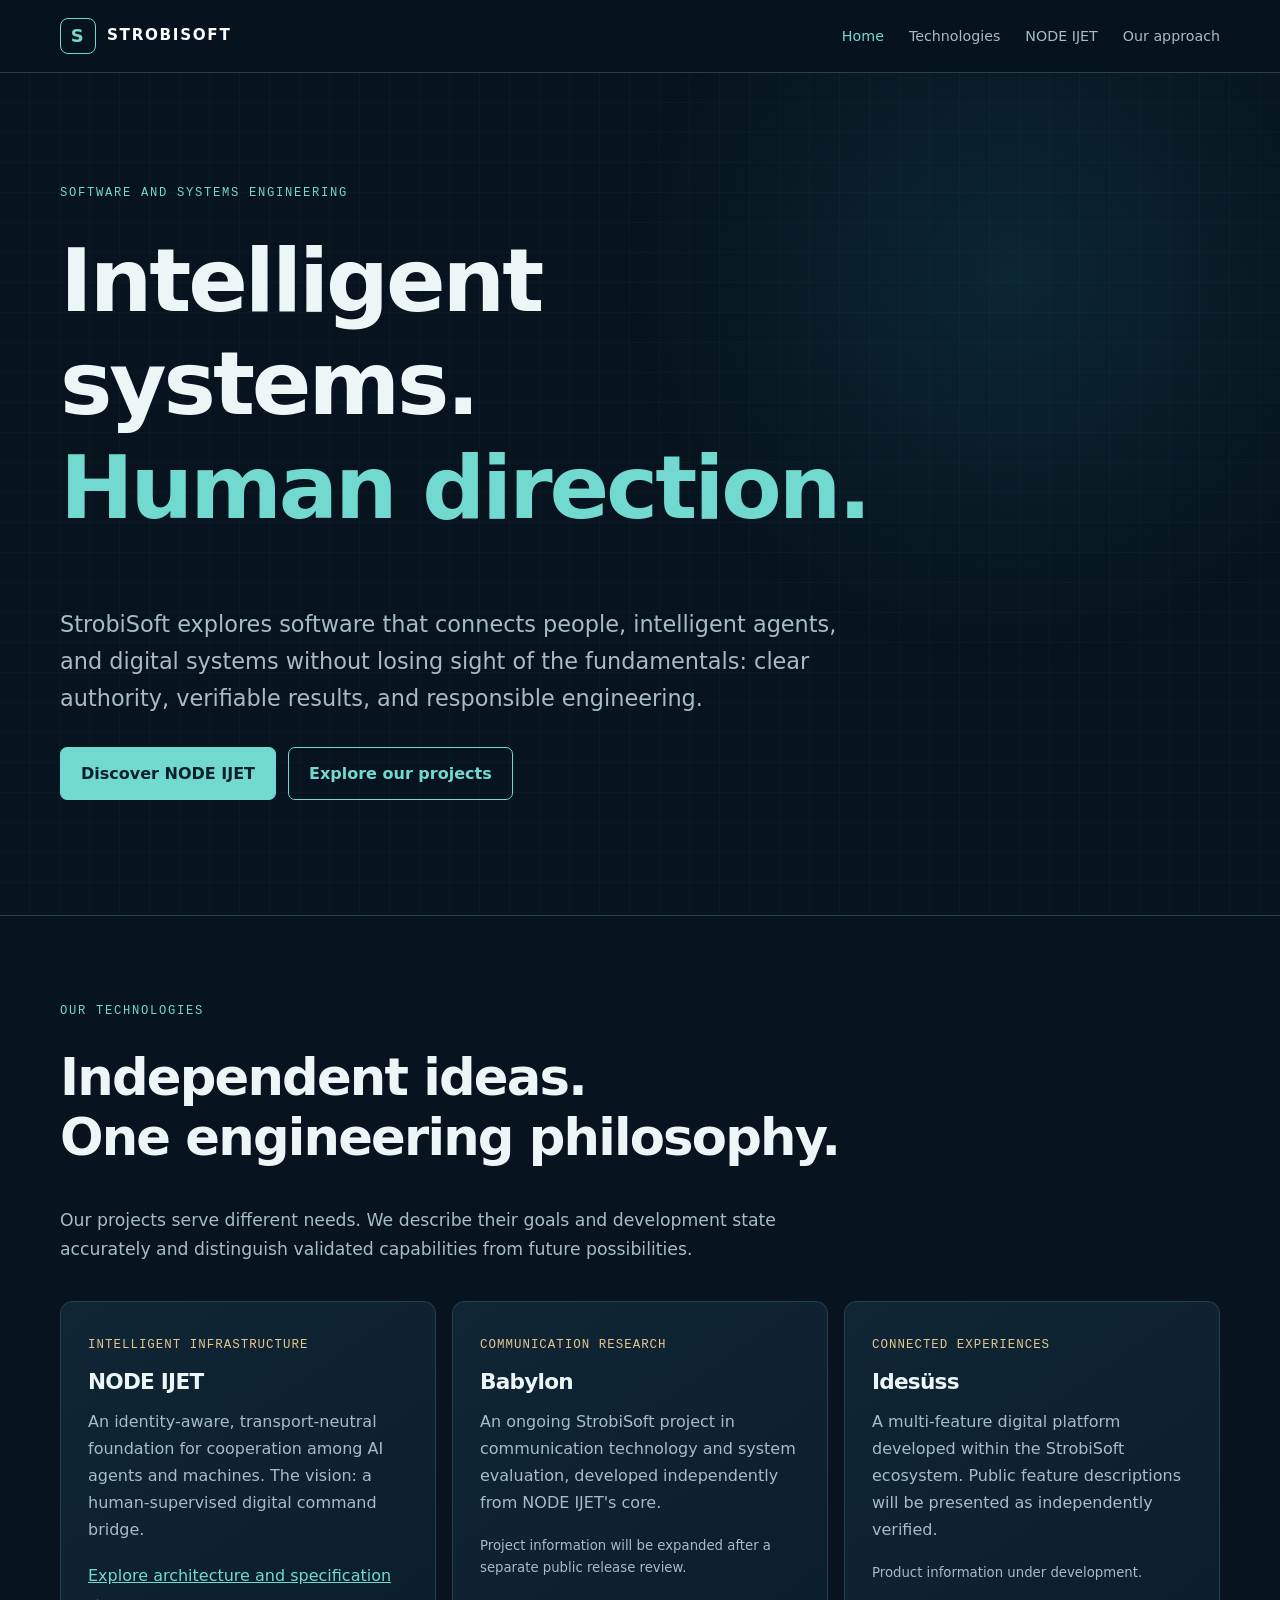
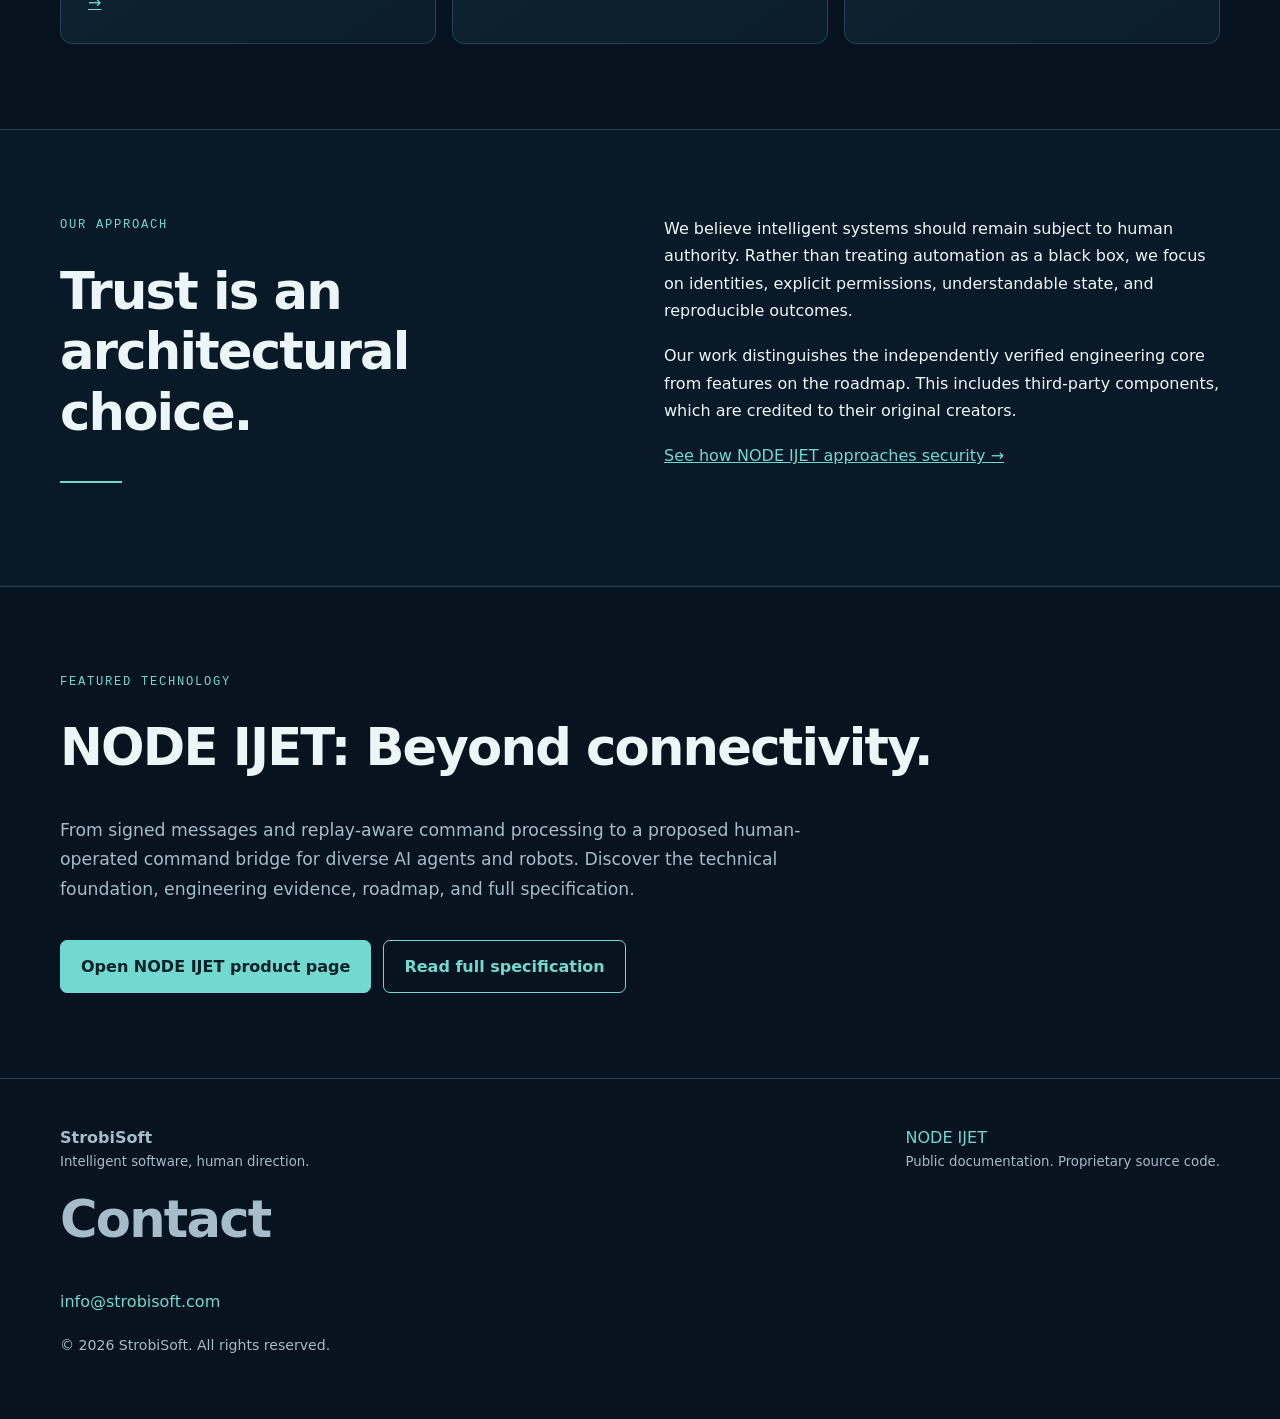
<file: index.html>
<!doctype html>
<html lang="en"><head><meta charset="UTF-8"><meta name="viewport" content="width=device-width, initial-scale=1"><title>StrobiSoft | Intelligent software, human direction</title><meta name="description" content="StrobiSoft develops technology for secure AI coordination, human-supervised automation, communication, and digital platforms. Explore NODE IJET and our projects."><meta name="theme-color" content="#07131e"><link rel="stylesheet" href="/site.css"></head><body>
<header class="masthead"><div class="wide"><a class="brand" href="/"><span class="mark">S</span> STROBISOFT</a><nav class="nav" aria-label="Main navigation"><a aria-current="page" href="/">Home</a><a href="#products">Technologies</a><a href="/node-ijet/">NODE IJET</a><a href="#approach">Our approach</a></nav></div></header>
<main><section class="hero"><div class="wide"><p class="kicker">Software and systems engineering</p><h1>Intelligent systems.<br><span class="accent">Human direction.</span></h1><p class="lede">StrobiSoft explores software that connects people, intelligent agents, and digital systems without losing sight of the fundamentals: clear authority, verifiable results, and responsible engineering.</p><div class="links"><a class="button" href="/node-ijet/">Discover NODE IJET</a><a class="button secondary" href="#products">Explore our projects</a></div></div></section>
<section class="section" id="products"><div class="wide"><p class="kicker">Our technologies</p><h2>Independent ideas.<br>One engineering philosophy.</h2><p class="intro">Our projects serve different needs. We describe their goals and development state accurately and distinguish validated capabilities from future possibilities.</p><div class="grid">
<article class="card"><span class="detail">Intelligent infrastructure</span><h3>NODE IJET</h3><p>An identity-aware, transport-neutral foundation for cooperation among AI agents and machines. The vision: a human-supervised digital command bridge.</p><a href="/node-ijet/">Explore architecture and specification &#8594;</a></article>
<article class="card"><span class="detail">Communication research</span><h3>Babylon</h3><p>An ongoing StrobiSoft project in communication technology and system evaluation, developed independently from NODE IJET's core.</p><p class="small">Project information will be expanded after a separate public release review.</p></article>
<article class="card"><span class="detail">Connected experiences</span><h3>Ides&#252;ss</h3><p>A multi-feature digital platform developed within the StrobiSoft ecosystem. Public feature descriptions will be presented as independently verified.</p><p class="small">Product information under development.</p></article>
</div></div></section>
<section class="section alt" id="approach"><div class="wide columns"><div><p class="kicker">Our approach</p><h2>Trust is an architectural choice.</h2><span class="mini-rule"></span></div><div><p>We believe intelligent systems should remain subject to human authority. Rather than treating automation as a black box, we focus on identities, explicit permissions, understandable state, and reproducible outcomes.</p><p>Our work distinguishes the independently verified engineering core from features on the roadmap. This includes third-party components, which are credited to their original creators.</p><a href="/node-ijet/#security">See how NODE IJET approaches security &#8594;</a></div></div></section>
<section class="section"><div class="wide"><p class="kicker">Featured technology</p><h2>NODE IJET: Beyond connectivity.</h2><p class="intro">From signed messages and replay-aware command processing to a proposed human-operated command bridge for diverse AI agents and robots. Discover the technical foundation, engineering evidence, roadmap, and full specification.</p><div class="links"><a class="button" href="/node-ijet/">Open NODE IJET product page</a><a class="button secondary" href="/node-ijet/#specification">Read full specification</a></div></div></section></main>
<footer class="footer"><div class="wide"><div><strong>StrobiSoft</strong><p class="small">Intelligent software, human direction.</p><section id="contact" aria-labelledby="contact-heading"><h2 id="contact-heading">Contact</h2><p><a href="mailto:info@strobisoft.com">info@strobisoft.com</a></p></section><p class="legal">&copy; 2026 StrobiSoft. All rights reserved.</p></div><div><a href="/node-ijet/">NODE IJET</a><p class="small">Public documentation. Proprietary source code.</p></div></div></footer>
</body></html>
</file>
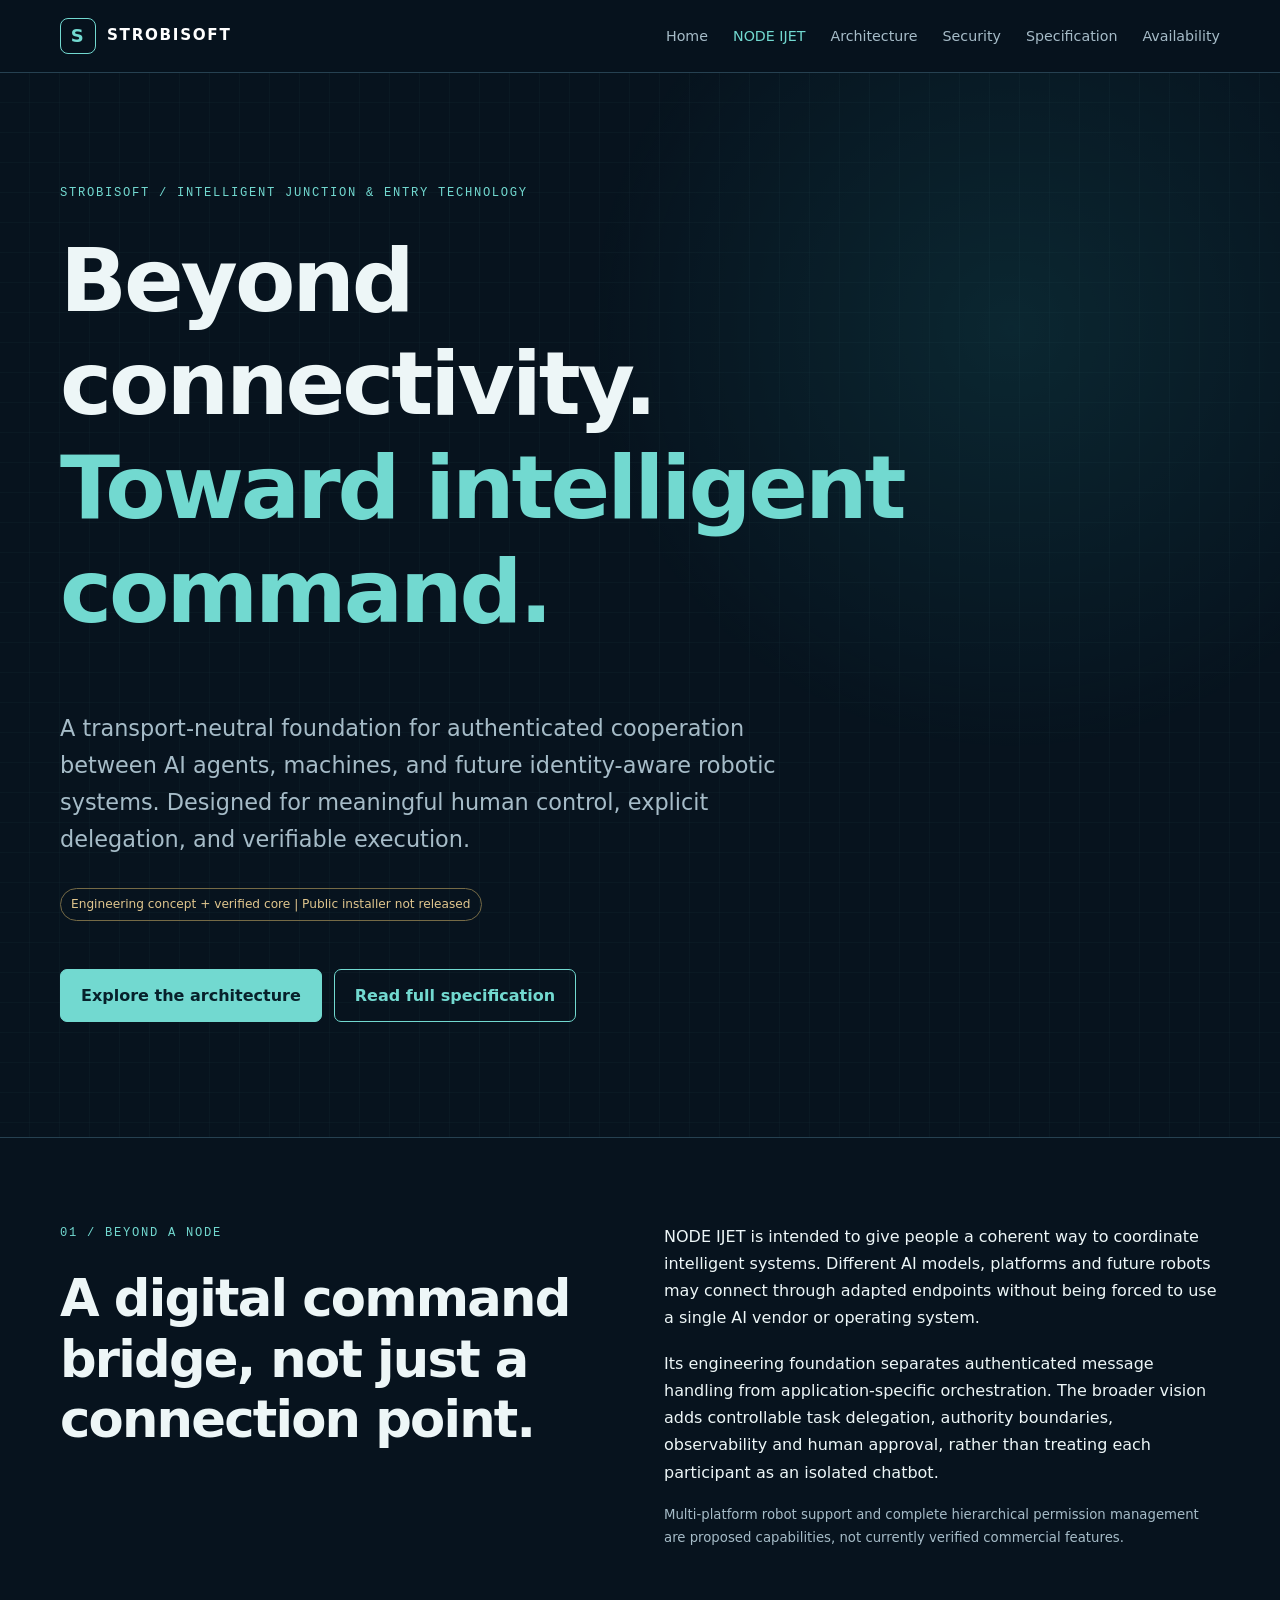
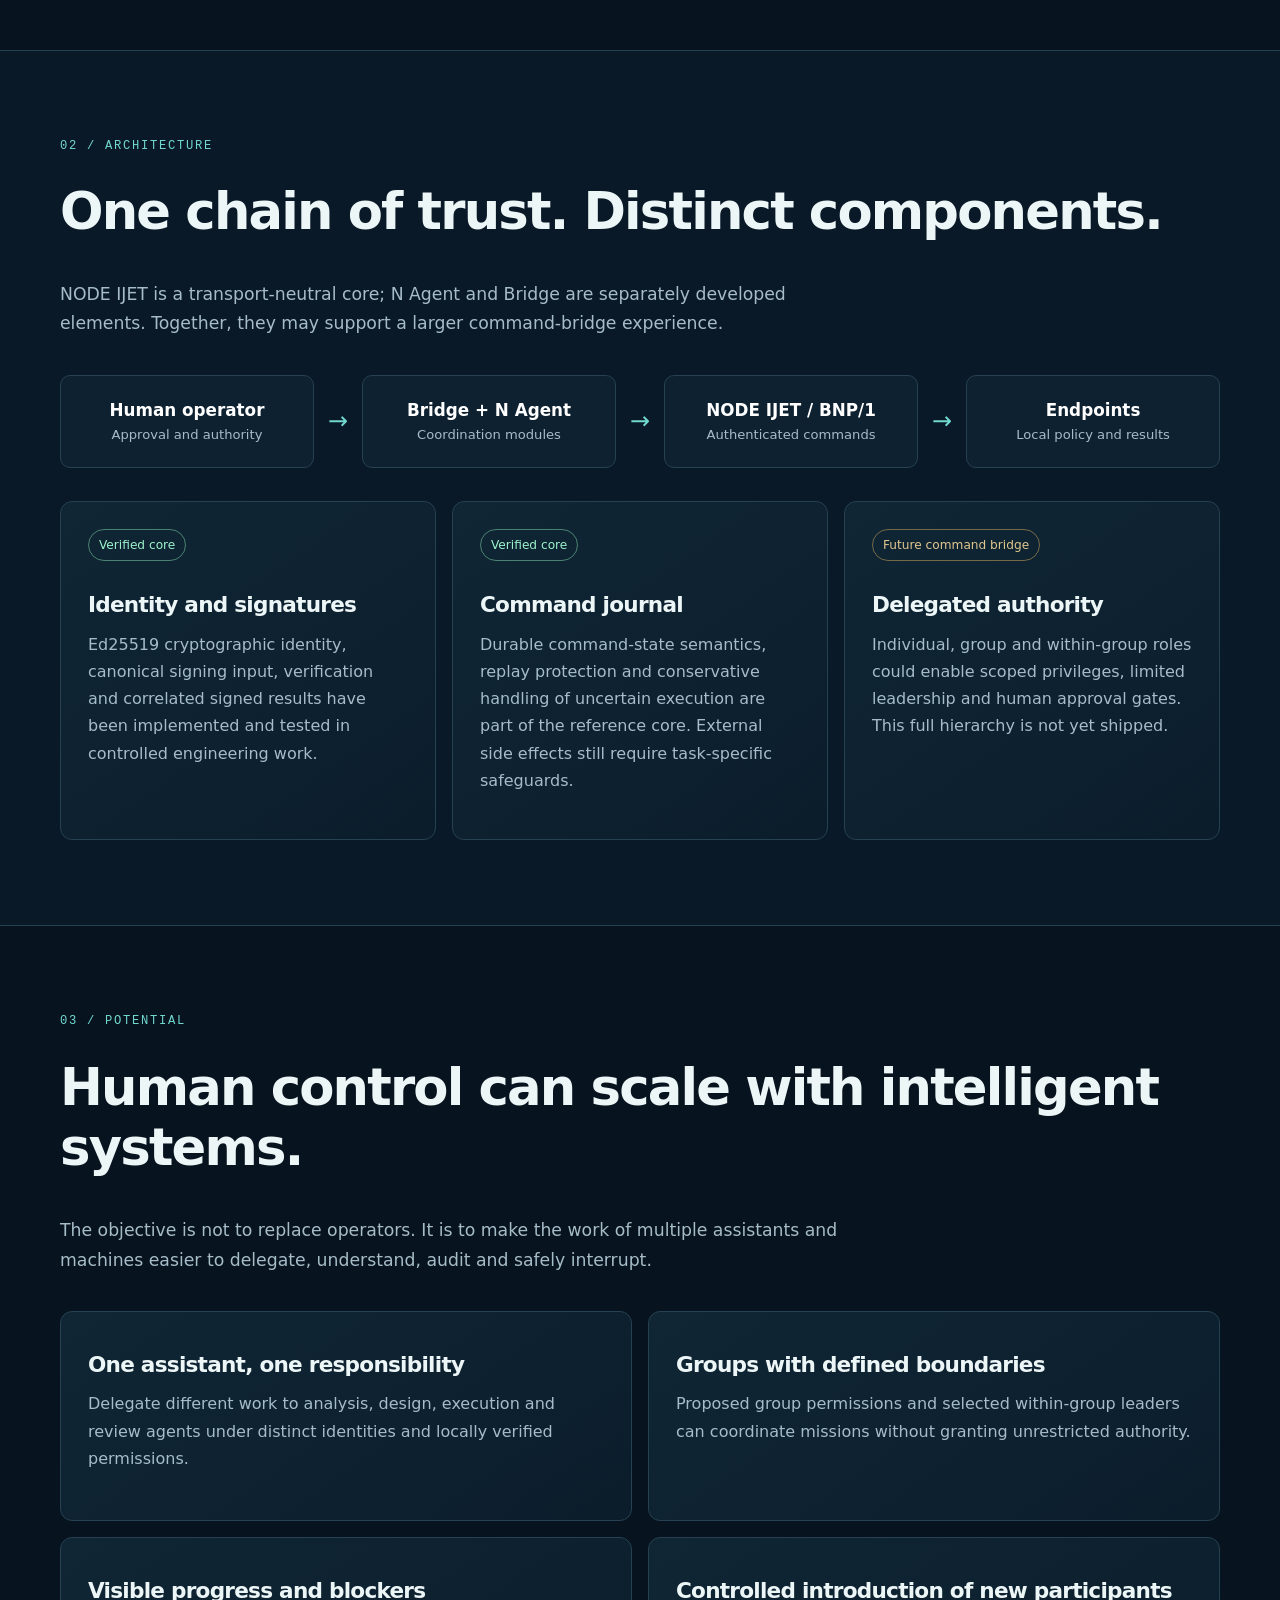
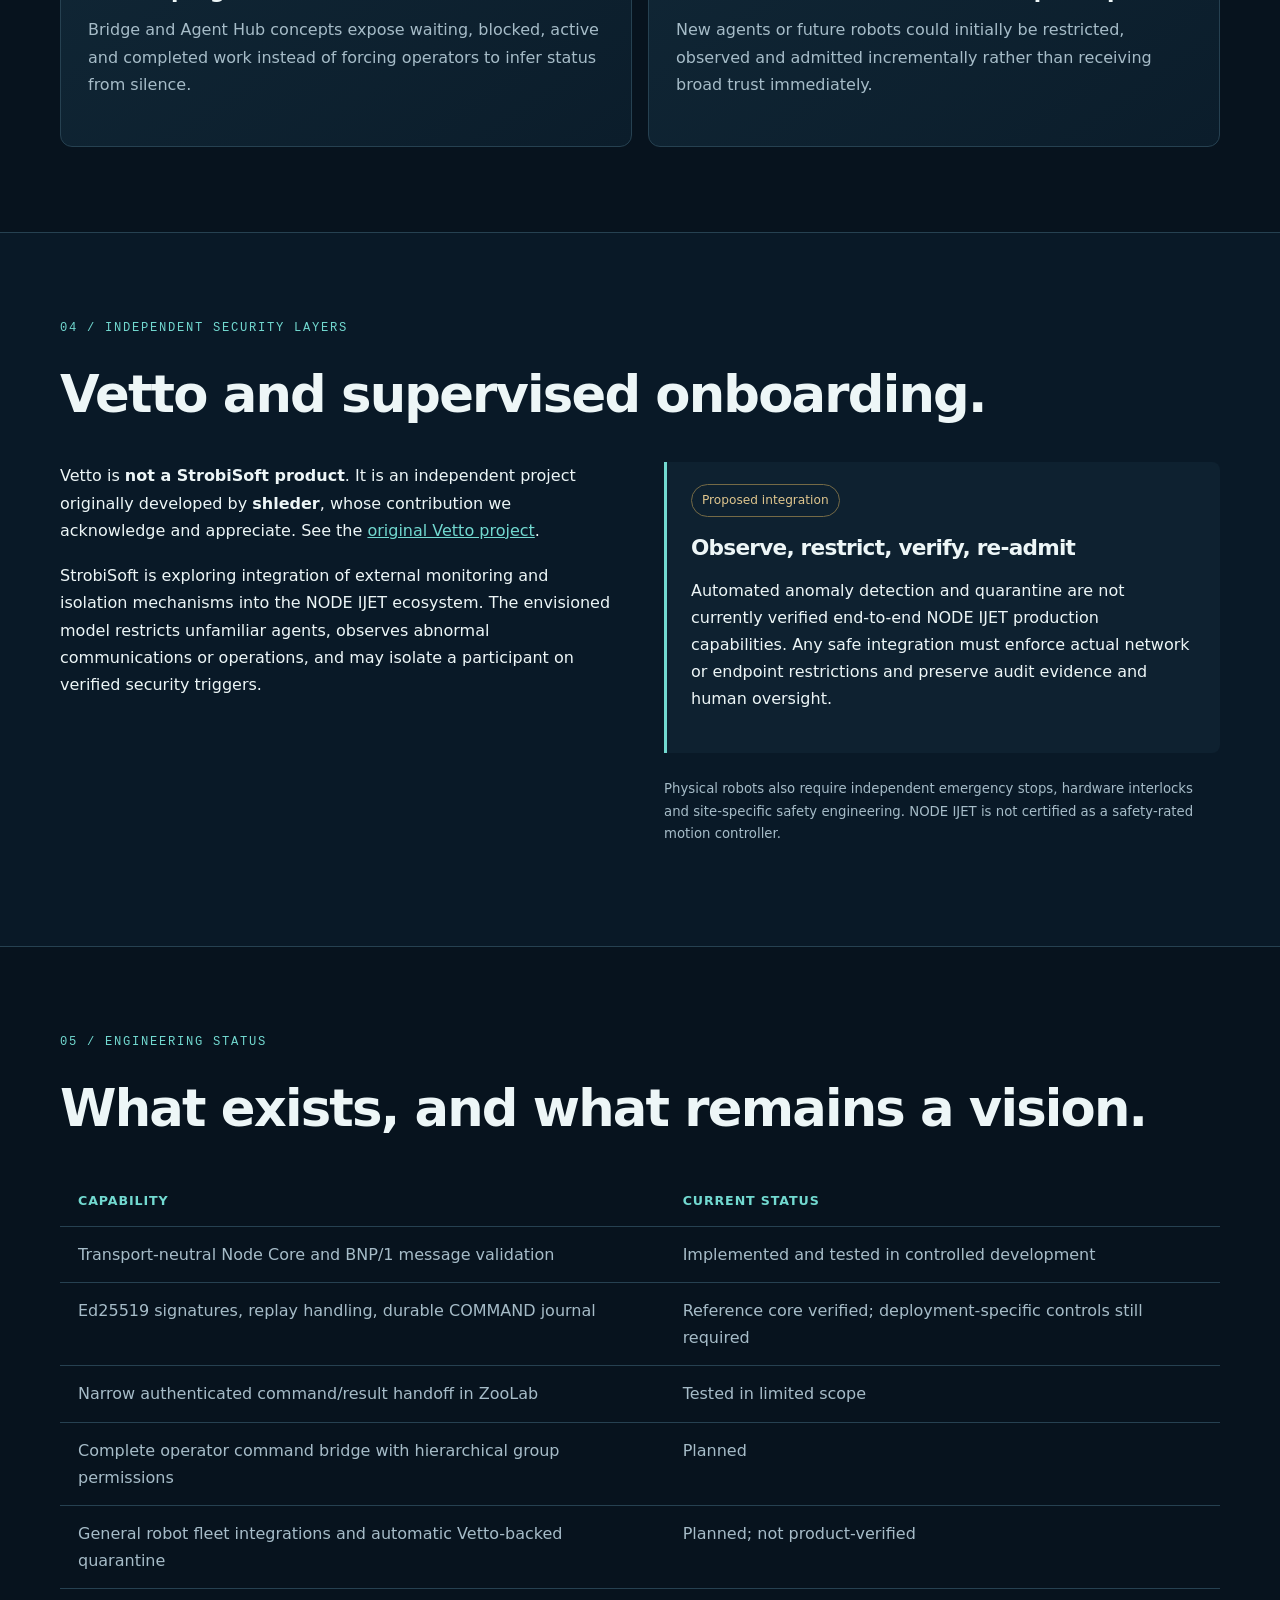
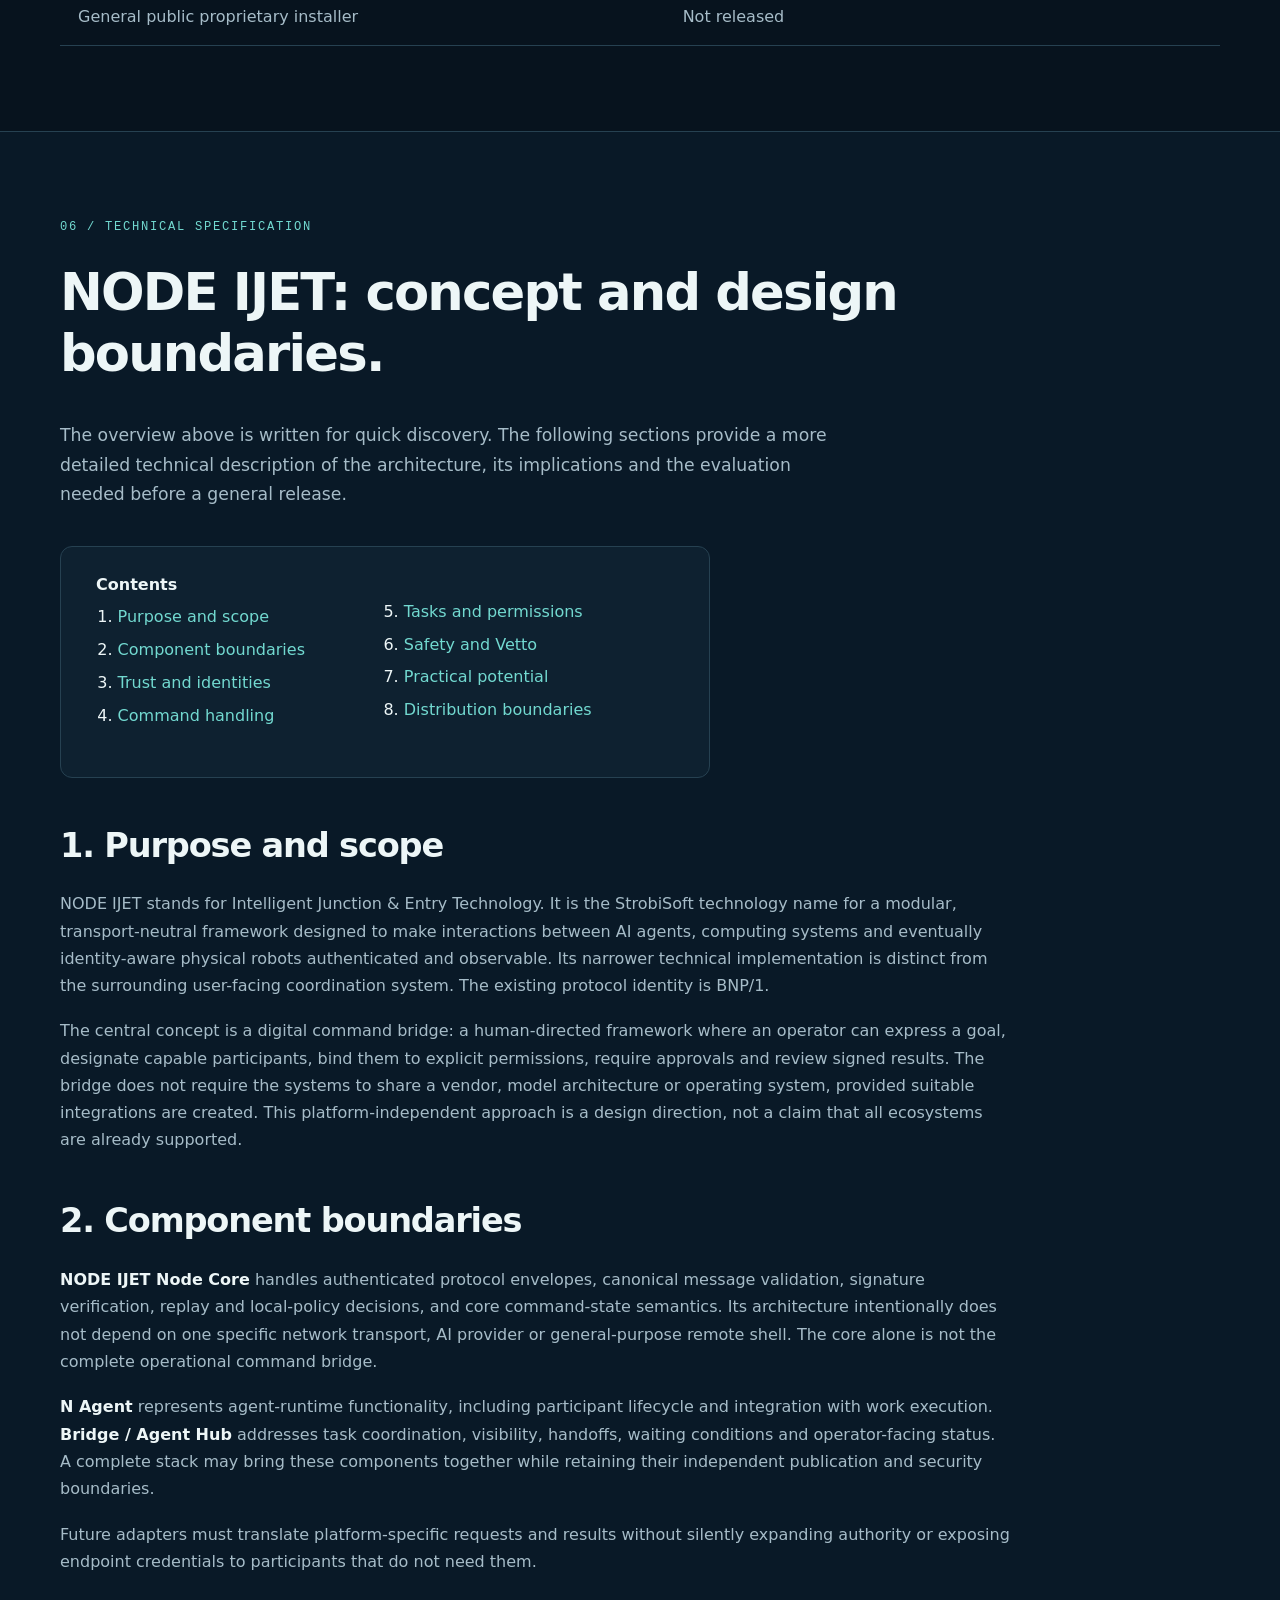
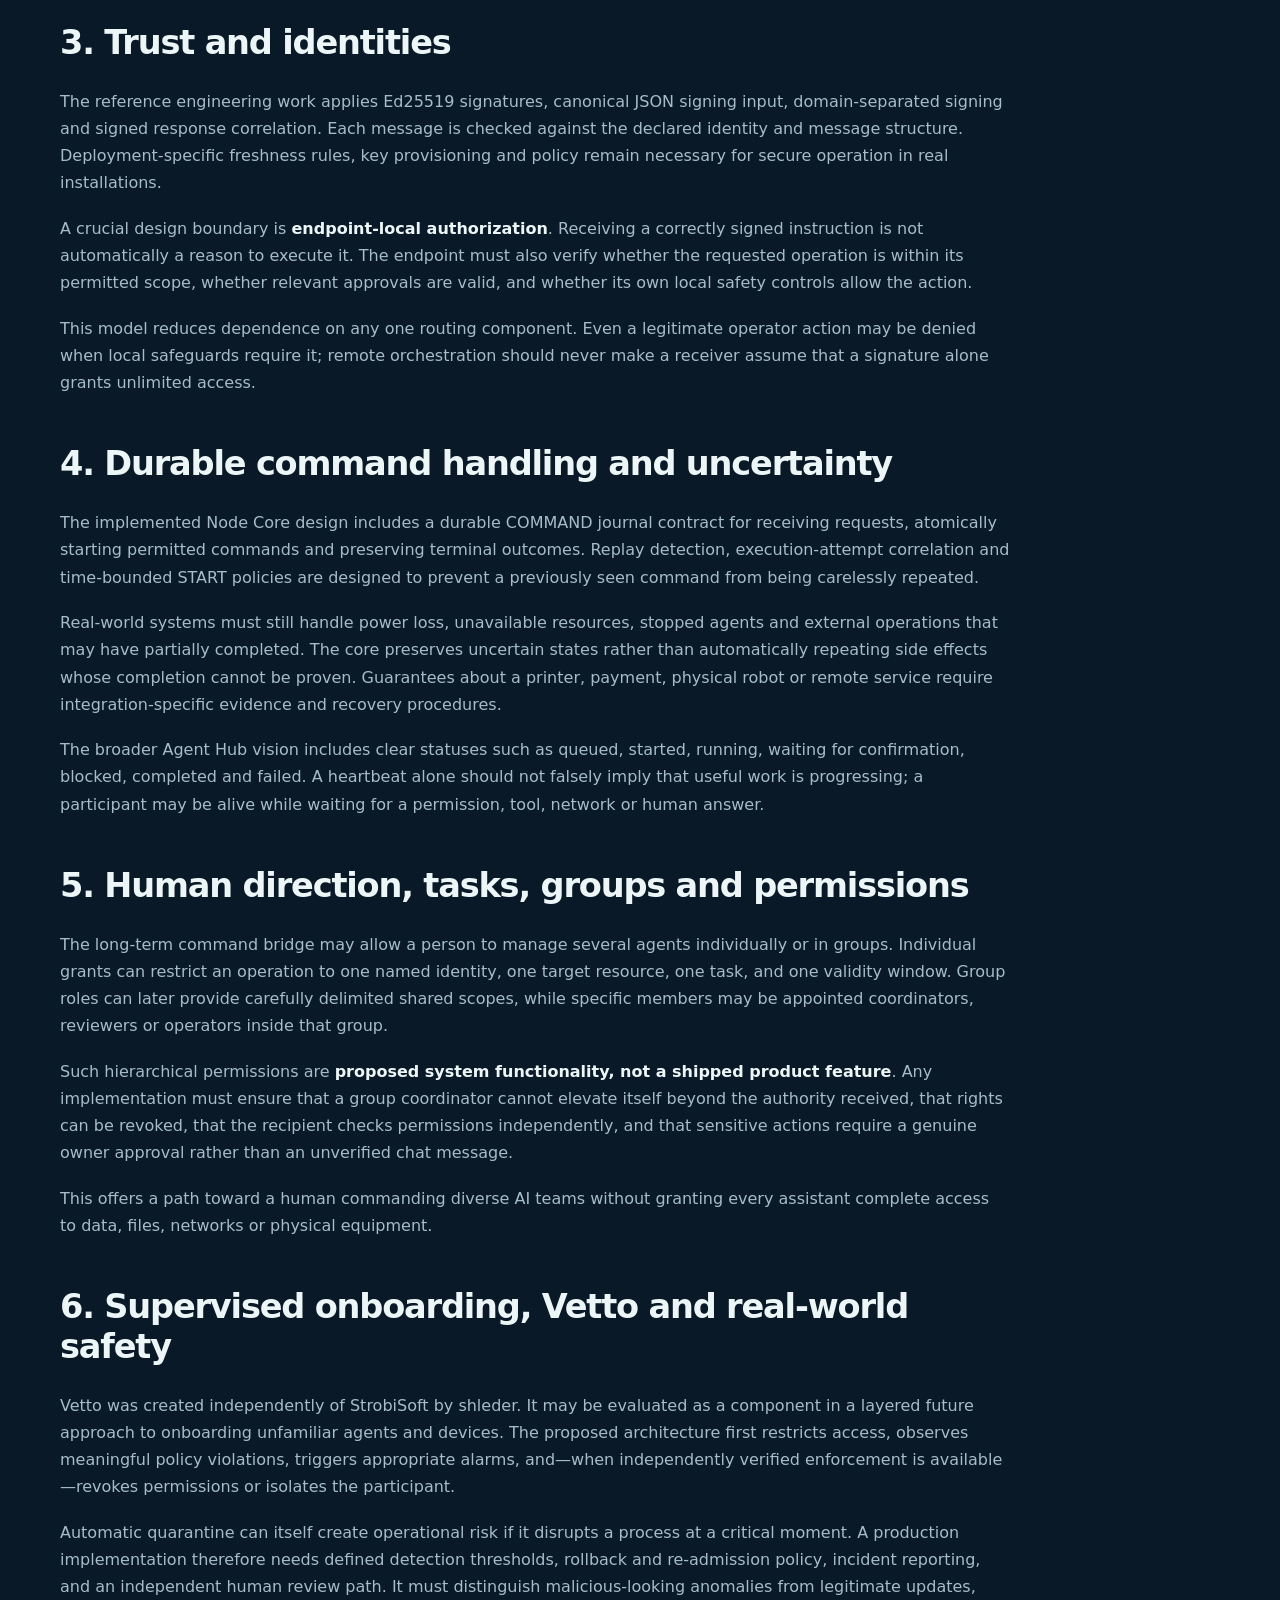
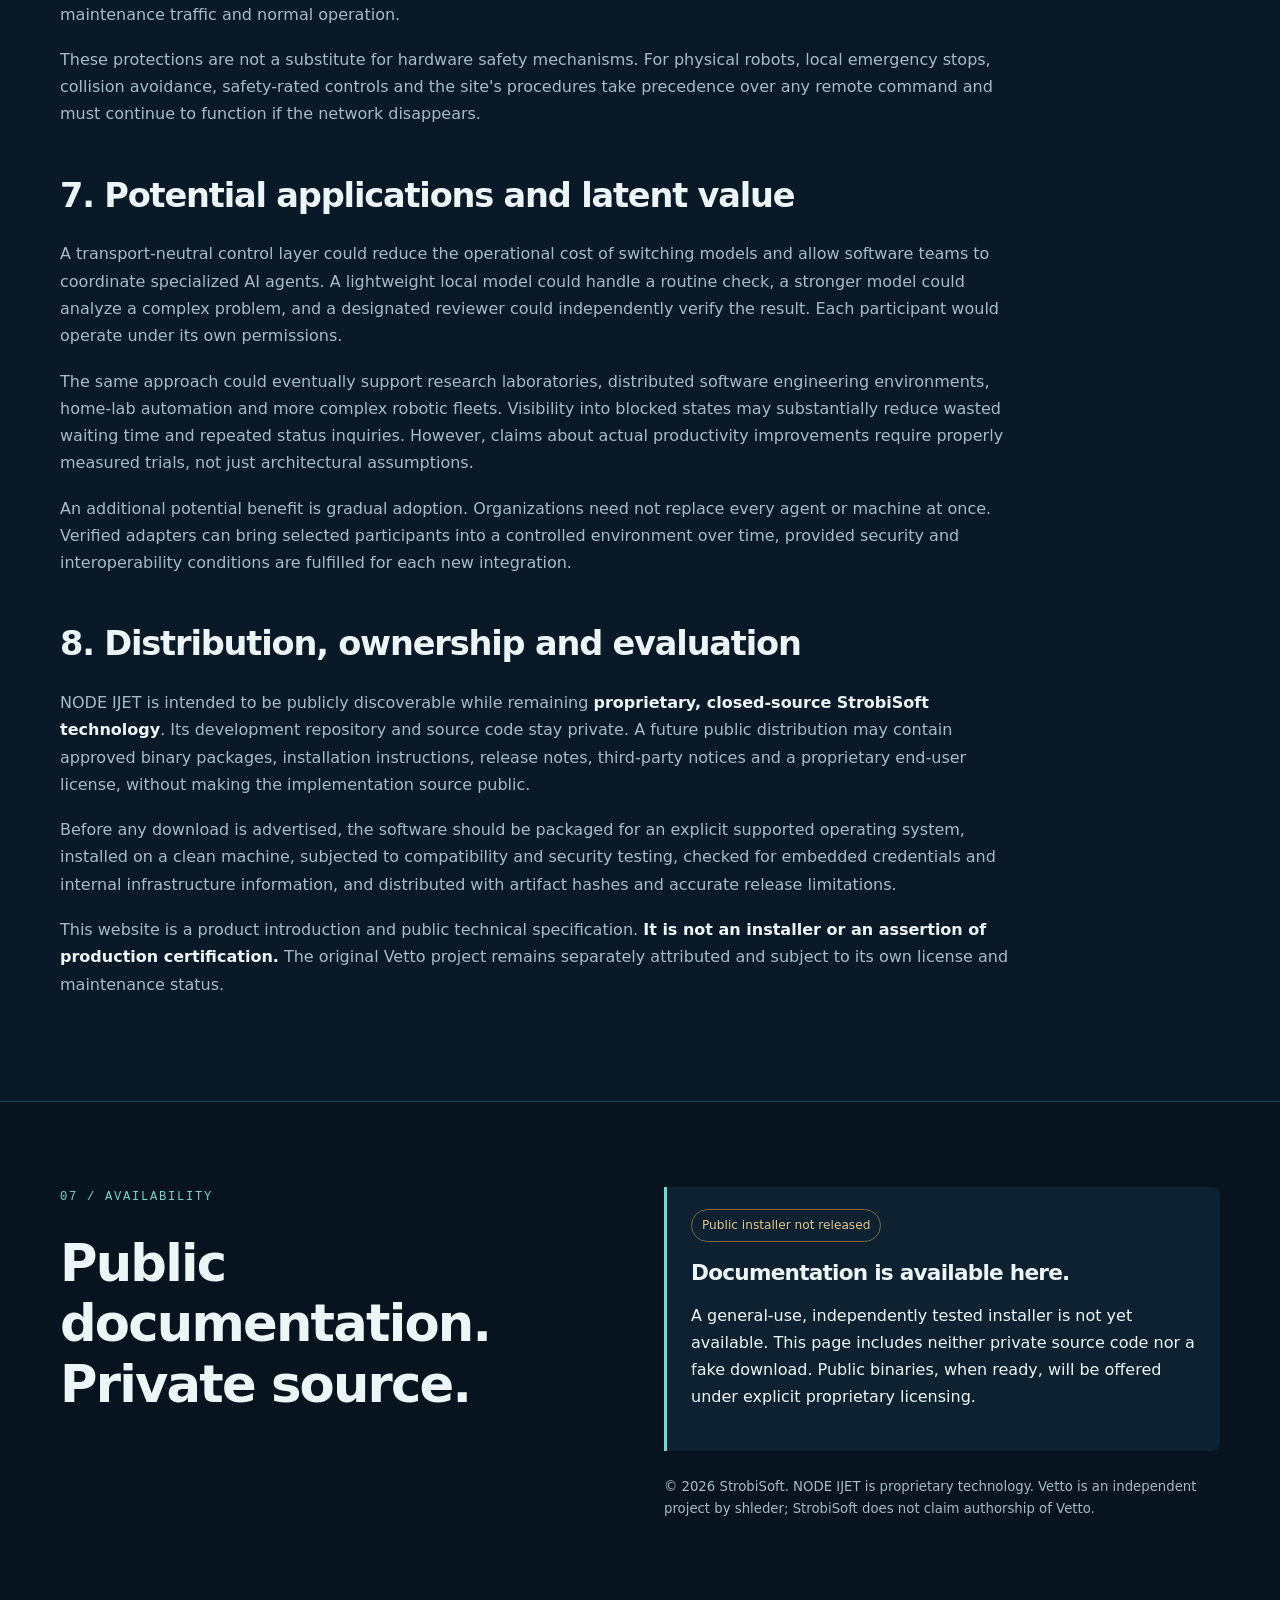
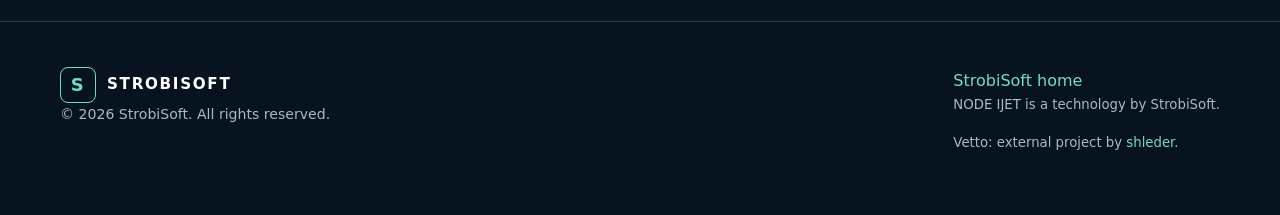
<file: node-ijet/index.html>
<!doctype html>
<html lang="en"><head><meta charset="UTF-8"><meta name="viewport" content="width=device-width, initial-scale=1"><title>NODE IJET | StrobiSoft</title><meta name="description" content="NODE IJET by StrobiSoft: transport-neutral authenticated cooperation between AI agents and machines, with a human-supervised digital command bridge vision. Explore detailed specification and roadmap."><meta name="theme-color" content="#07131e"><link rel="stylesheet" href="/site.css"></head><body>
<header class="masthead"><div class="wide"><a class="brand" href="/"><span class="mark">S</span> STROBISOFT</a><nav class="nav" aria-label="Main navigation"><a href="/">Home</a><a aria-current="page" href="/node-ijet/">NODE IJET</a><a href="#architecture">Architecture</a><a href="#security">Security</a><a href="#specification">Specification</a><a href="#availability">Availability</a></nav></div></header>
<main><section class="hero"><div class="wide"><p class="kicker">StrobiSoft / Intelligent Junction &amp; Entry Technology</p><h1>Beyond connectivity.<br><span class="accent">Toward intelligent command.</span></h1><p class="lede">A transport-neutral foundation for authenticated cooperation between AI agents, machines, and future identity-aware robotic systems. Designed for meaningful human control, explicit delegation, and verifiable execution.</p><span class="status roadmap">Engineering concept + verified core | Public installer not released</span><div class="links"><a href="#architecture" class="button">Explore the architecture</a><a href="#specification" class="button secondary">Read full specification</a></div></div></section>
<section class="section" id="overview"><div class="wide columns"><div><p class="kicker">01 / Beyond a node</p><h2>A digital command bridge, not just a connection point.</h2></div><div><p>NODE IJET is intended to give people a coherent way to coordinate intelligent systems. Different AI models, platforms and future robots may connect through adapted endpoints without being forced to use a single AI vendor or operating system.</p><p>Its engineering foundation separates authenticated message handling from application-specific orchestration. The broader vision adds controllable task delegation, authority boundaries, observability and human approval, rather than treating each participant as an isolated chatbot.</p><p class="muted small">Multi-platform robot support and complete hierarchical permission management are proposed capabilities, not currently verified commercial features.</p></div></div></section>
<section class="section alt" id="architecture"><div class="wide"><p class="kicker">02 / Architecture</p><h2>One chain of trust. Distinct components.</h2><p class="intro">NODE IJET is a transport-neutral core; N Agent and Bridge are separately developed elements. Together, they may support a larger command-bridge experience.</p><div class="architecture" role="img" aria-label="Human operator directs Bridge and N Agent, which communicate using authenticated NODE IJET protocol with authorized endpoints"><div class="arch-item"><b>Human operator</b><span>Approval and authority</span></div><div class="arch-arrow" aria-hidden="true">&#8594;</div><div class="arch-item"><b>Bridge + N Agent</b><span>Coordination modules</span></div><div class="arch-arrow" aria-hidden="true">&#8594;</div><div class="arch-item"><b>NODE IJET / BNP/1</b><span>Authenticated commands</span></div><div class="arch-arrow" aria-hidden="true">&#8594;</div><div class="arch-item"><b>Endpoints</b><span>Local policy and results</span></div></div><div class="grid"><article class="card"><span class="status verified">Verified core</span><h3>Identity and signatures</h3><p>Ed25519 cryptographic identity, canonical signing input, verification and correlated signed results have been implemented and tested in controlled engineering work.</p></article><article class="card"><span class="status verified">Verified core</span><h3>Command journal</h3><p>Durable command-state semantics, replay protection and conservative handling of uncertain execution are part of the reference core. External side effects still require task-specific safeguards.</p></article><article class="card"><span class="status roadmap">Future command bridge</span><h3>Delegated authority</h3><p>Individual, group and within-group roles could enable scoped privileges, limited leadership and human approval gates. This full hierarchy is not yet shipped.</p></article></div></div></section>
<section class="section"><div class="wide"><p class="kicker">03 / Potential</p><h2>Human control can scale with intelligent systems.</h2><p class="intro">The objective is not to replace operators. It is to make the work of multiple assistants and machines easier to delegate, understand, audit and safely interrupt.</p><div class="grid two"><article class="card"><h3>One assistant, one responsibility</h3><p>Delegate different work to analysis, design, execution and review agents under distinct identities and locally verified permissions.</p></article><article class="card"><h3>Groups with defined boundaries</h3><p>Proposed group permissions and selected within-group leaders can coordinate missions without granting unrestricted authority.</p></article><article class="card"><h3>Visible progress and blockers</h3><p>Bridge and Agent Hub concepts expose waiting, blocked, active and completed work instead of forcing operators to infer status from silence.</p></article><article class="card"><h3>Controlled introduction of new participants</h3><p>New agents or future robots could initially be restricted, observed and admitted incrementally rather than receiving broad trust immediately.</p></article></div></div></section>
<section class="section alt" id="security"><div class="wide"><p class="kicker">04 / Independent security layers</p><h2>Vetto and supervised onboarding.</h2><div class="columns"><div><p>Vetto is <strong>not a StrobiSoft product</strong>. It is an independent project originally developed by <strong>shleder</strong>, whose contribution we acknowledge and appreciate. See the <a href="https://github.com/shleder/vetto" target="_blank" rel="noopener noreferrer">original Vetto project</a>.</p><p>StrobiSoft is exploring integration of external monitoring and isolation mechanisms into the NODE IJET ecosystem. The envisioned model restricts unfamiliar agents, observes abnormal communications or operations, and may isolate a participant on verified security triggers.</p></div><div><div class="callout"><span class="status roadmap">Proposed integration</span><h3>Observe, restrict, verify, re-admit</h3><p>Automated anomaly detection and quarantine are not currently verified end-to-end NODE IJET production capabilities. Any safe integration must enforce actual network or endpoint restrictions and preserve audit evidence and human oversight.</p></div><p class="small muted" style="margin-top:25px">Physical robots also require independent emergency stops, hardware interlocks and site-specific safety engineering. NODE IJET is not certified as a safety-rated motion controller.</p></div></div></div></section>
<section class="section" id="evidence"><div class="wide"><p class="kicker">05 / Engineering status</p><h2>What exists, and what remains a vision.</h2><div class="table-wrap"><table><thead><tr><th>Capability</th><th>Current status</th></tr></thead><tbody><tr><td>Transport-neutral Node Core and BNP/1 message validation</td><td>Implemented and tested in controlled development</td></tr><tr><td>Ed25519 signatures, replay handling, durable COMMAND journal</td><td>Reference core verified; deployment-specific controls still required</td></tr><tr><td>Narrow authenticated command/result handoff in ZooLab</td><td>Tested in limited scope</td></tr><tr><td>Complete operator command bridge with hierarchical group permissions</td><td>Planned</td></tr><tr><td>General robot fleet integrations and automatic Vetto-backed quarantine</td><td>Planned; not product-verified</td></tr><tr><td>General public proprietary installer</td><td>Not released</td></tr></tbody></table></div></div></section>
<section class="section alt" id="specification"><div class="wide"><p class="kicker">06 / Technical specification</p><h2>NODE IJET: concept and design boundaries.</h2><p class="intro">The overview above is written for quick discovery. The following sections provide a more detailed technical description of the architecture, its implications and the evaluation needed before a general release.</p><div class="toc"><strong>Contents</strong><ol><li><a href="#spec-purpose">Purpose and scope</a></li><li><a href="#spec-modules">Component boundaries</a></li><li><a href="#spec-identity">Trust and identities</a></li><li><a href="#spec-journal">Command handling</a></li><li><a href="#spec-roles">Tasks and permissions</a></li><li><a href="#spec-monitor">Safety and Vetto</a></li><li><a href="#spec-benefits">Practical potential</a></li><li><a href="#spec-release">Distribution boundaries</a></li></ol></div>
<div class="content"><section id="spec-purpose"><h2>1. Purpose and scope</h2><p>NODE IJET stands for Intelligent Junction &amp; Entry Technology. It is the StrobiSoft technology name for a modular, transport-neutral framework designed to make interactions between AI agents, computing systems and eventually identity-aware physical robots authenticated and observable. Its narrower technical implementation is distinct from the surrounding user-facing coordination system. The existing protocol identity is BNP/1.</p><p>The central concept is a digital command bridge: a human-directed framework where an operator can express a goal, designate capable participants, bind them to explicit permissions, require approvals and review signed results. The bridge does not require the systems to share a vendor, model architecture or operating system, provided suitable integrations are created. This platform-independent approach is a design direction, not a claim that all ecosystems are already supported.</p></section>
<section id="spec-modules"><h2>2. Component boundaries</h2><p><strong>NODE IJET Node Core</strong> handles authenticated protocol envelopes, canonical message validation, signature verification, replay and local-policy decisions, and core command-state semantics. Its architecture intentionally does not depend on one specific network transport, AI provider or general-purpose remote shell. The core alone is not the complete operational command bridge.</p><p><strong>N Agent</strong> represents agent-runtime functionality, including participant lifecycle and integration with work execution. <strong>Bridge / Agent Hub</strong> addresses task coordination, visibility, handoffs, waiting conditions and operator-facing status. A complete stack may bring these components together while retaining their independent publication and security boundaries.</p><p>Future adapters must translate platform-specific requests and results without silently expanding authority or exposing endpoint credentials to participants that do not need them.</p></section>
<section id="spec-identity"><h2>3. Trust and identities</h2><p>The reference engineering work applies Ed25519 signatures, canonical JSON signing input, domain-separated signing and signed response correlation. Each message is checked against the declared identity and message structure. Deployment-specific freshness rules, key provisioning and policy remain necessary for secure operation in real installations.</p><p>A crucial design boundary is <strong>endpoint-local authorization</strong>. Receiving a correctly signed instruction is not automatically a reason to execute it. The endpoint must also verify whether the requested operation is within its permitted scope, whether relevant approvals are valid, and whether its own local safety controls allow the action.</p><p>This model reduces dependence on any one routing component. Even a legitimate operator action may be denied when local safeguards require it; remote orchestration should never make a receiver assume that a signature alone grants unlimited access.</p></section>
<section id="spec-journal"><h2>4. Durable command handling and uncertainty</h2><p>The implemented Node Core design includes a durable COMMAND journal contract for receiving requests, atomically starting permitted commands and preserving terminal outcomes. Replay detection, execution-attempt correlation and time-bounded START policies are designed to prevent a previously seen command from being carelessly repeated.</p><p>Real-world systems must still handle power loss, unavailable resources, stopped agents and external operations that may have partially completed. The core preserves uncertain states rather than automatically repeating side effects whose completion cannot be proven. Guarantees about a printer, payment, physical robot or remote service require integration-specific evidence and recovery procedures.</p><p>The broader Agent Hub vision includes clear statuses such as queued, started, running, waiting for confirmation, blocked, completed and failed. A heartbeat alone should not falsely imply that useful work is progressing; a participant may be alive while waiting for a permission, tool, network or human answer.</p></section>
<section id="spec-roles"><h2>5. Human direction, tasks, groups and permissions</h2><p>The long-term command bridge may allow a person to manage several agents individually or in groups. Individual grants can restrict an operation to one named identity, one target resource, one task, and one validity window. Group roles can later provide carefully delimited shared scopes, while specific members may be appointed coordinators, reviewers or operators inside that group.</p><p>Such hierarchical permissions are <strong>proposed system functionality, not a shipped product feature</strong>. Any implementation must ensure that a group coordinator cannot elevate itself beyond the authority received, that rights can be revoked, that the recipient checks permissions independently, and that sensitive actions require a genuine owner approval rather than an unverified chat message.</p><p>This offers a path toward a human commanding diverse AI teams without granting every assistant complete access to data, files, networks or physical equipment.</p></section>
<section id="spec-monitor"><h2>6. Supervised onboarding, Vetto and real-world safety</h2><p>Vetto was created independently of StrobiSoft by shleder. It may be evaluated as a component in a layered future approach to onboarding unfamiliar agents and devices. The proposed architecture first restricts access, observes meaningful policy violations, triggers appropriate alarms, and—when independently verified enforcement is available—revokes permissions or isolates the participant.</p><p>Automatic quarantine can itself create operational risk if it disrupts a process at a critical moment. A production implementation therefore needs defined detection thresholds, rollback and re-admission policy, incident reporting, and an independent human review path. It must distinguish malicious-looking anomalies from legitimate updates, maintenance traffic and normal operation.</p><p>These protections are not a substitute for hardware safety mechanisms. For physical robots, local emergency stops, collision avoidance, safety-rated controls and the site's procedures take precedence over any remote command and must continue to function if the network disappears.</p></section>
<section id="spec-benefits"><h2>7. Potential applications and latent value</h2><p>A transport-neutral control layer could reduce the operational cost of switching models and allow software teams to coordinate specialized AI agents. A lightweight local model could handle a routine check, a stronger model could analyze a complex problem, and a designated reviewer could independently verify the result. Each participant would operate under its own permissions.</p><p>The same approach could eventually support research laboratories, distributed software engineering environments, home-lab automation and more complex robotic fleets. Visibility into blocked states may substantially reduce wasted waiting time and repeated status inquiries. However, claims about actual productivity improvements require properly measured trials, not just architectural assumptions.</p><p>An additional potential benefit is gradual adoption. Organizations need not replace every agent or machine at once. Verified adapters can bring selected participants into a controlled environment over time, provided security and interoperability conditions are fulfilled for each new integration.</p></section>
<section id="spec-release"><h2>8. Distribution, ownership and evaluation</h2><p>NODE IJET is intended to be publicly discoverable while remaining <strong>proprietary, closed-source StrobiSoft technology</strong>. Its development repository and source code stay private. A future public distribution may contain approved binary packages, installation instructions, release notes, third-party notices and a proprietary end-user license, without making the implementation source public.</p><p>Before any download is advertised, the software should be packaged for an explicit supported operating system, installed on a clean machine, subjected to compatibility and security testing, checked for embedded credentials and internal infrastructure information, and distributed with artifact hashes and accurate release limitations.</p><p>This website is a product introduction and public technical specification. <strong>It is not an installer or an assertion of production certification.</strong> The original Vetto project remains separately attributed and subject to its own license and maintenance status.</p></section></div></div></section>
<section class="section" id="availability"><div class="wide columns"><div><p class="kicker">07 / Availability</p><h2>Public documentation.<br>Private source.</h2></div><div><div class="callout"><span class="status roadmap">Public installer not released</span><h3>Documentation is available here.</h3><p>A general-use, independently tested installer is not yet available. This page includes neither private source code nor a fake download. Public binaries, when ready, will be offered under explicit proprietary licensing.</p></div><p class="small muted" style="margin-top:25px">© 2026 StrobiSoft. NODE IJET is proprietary technology. Vetto is an independent project by shleder; StrobiSoft does not claim authorship of Vetto.</p></div></div></section></main>
<footer class="footer"><div class="wide"><div><a class="brand" href="/"><span class="mark">S</span> STROBISOFT</a><p class="legal">&copy; 2026 StrobiSoft. All rights reserved.</p></div><div><a href="/">StrobiSoft home</a><p class="small">NODE IJET is a technology by StrobiSoft.</p><p class="small">Vetto: external project by <a href="https://github.com/shleder/vetto" target="_blank" rel="noopener noreferrer">shleder</a>.</p></div></div></footer></body></html>
</file>
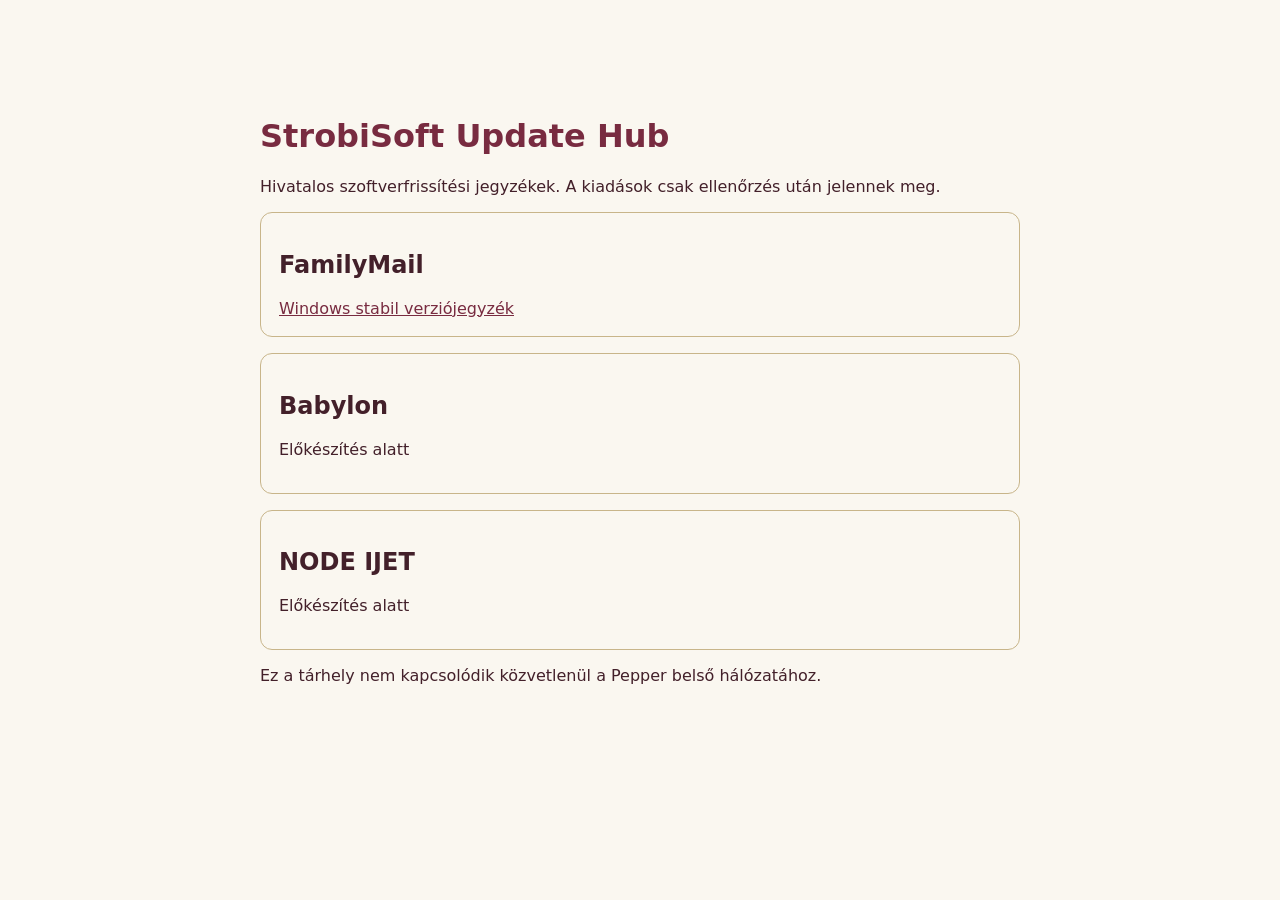
<file: updates/index.html>
<!doctype html><html lang="hu"><meta charset="utf-8"><meta name="viewport" content="width=device-width,initial-scale=1"><title>StrobiSoft Update Hub</title><style>body{font:16px system-ui;background:#faf7f0;color:#43202a;max-width:760px;margin:8vh auto;padding:24px}h1{color:#782b40}article{border:1px solid #c8b58a;border-radius:12px;padding:18px;margin:16px 0}a{color:#782b40}</style><h1>StrobiSoft Update Hub</h1><p>Hivatalos szoftverfrissítési jegyzékek. A kiadások csak ellenőrzés után jelennek meg.</p><article><h2>FamilyMail</h2><a href="./familymail/windows/stable/latest.json">Windows stabil verziójegyzék</a></article><article><h2>Babylon</h2><p>Előkészítés alatt</p></article><article><h2>NODE IJET</h2><p>Előkészítés alatt</p></article><p>Ez a tárhely nem kapcsolódik közvetlenül a Pepper belső hálózatához.</p></html>
</file>
<file: site.css>
:root{color-scheme:dark;--bg:#07131e;--surface:#0e2130;--surface2:#132b3b;--line:#264151;--text:#edf6f7;--muted:#a6bcc8;--accent:#72d9d0;--gold:#e0c68e;--max:1160px}
*{box-sizing:border-box}html{scroll-behavior:smooth;scroll-padding-top:95px}body{margin:0;background:var(--bg);color:var(--text);font:16px/1.7 ui-sans-serif,system-ui,-apple-system,BlinkMacSystemFont,"Segoe UI",sans-serif}a{color:var(--accent)}a:hover{color:#d6faf4}a:focus-visible,button:focus-visible{outline:2px solid var(--accent);outline-offset:3px}h1,h2,h3{line-height:1.18;letter-spacing:-.035em;margin:0 0 .75em;font-weight:650}h1{font-size:clamp(2.9rem,7vw,5.5rem)}h2{font-size:clamp(2rem,4vw,3.2rem)}h3{font-size:1.35rem}p{margin:0 0 1.15em}ul,ol{padding-left:1.35em;margin:0 0 1.3em}li{margin:.35em 0}small,.small{font-size:.83rem}.subtle,.muted{color:var(--muted)}.wide{width:min(var(--max),calc(100% - 40px));margin:0 auto}.masthead{position:sticky;top:0;z-index:30;backdrop-filter:blur(20px);background:rgba(7,19,30,.94);border-bottom:1px solid var(--line)}.masthead .wide{display:flex;align-items:center;justify-content:space-between;min-height:72px;gap:25px}.brand{display:flex;align-items:center;gap:11px;text-decoration:none;color:#fff;font-weight:800;letter-spacing:.11em;font-size:.95rem}.mark{width:36px;height:36px;border:1px solid var(--accent);border-radius:8px;display:grid;place-items:center;color:var(--accent);font-size:18px;font-weight:800}.nav{display:flex;gap:25px;flex-wrap:wrap}.nav a{text-decoration:none;color:var(--muted);font-size:.89rem}.nav a:hover,.nav a[aria-current="page"]{color:var(--accent)}.hero{position:relative;padding:110px 0 115px;overflow:hidden;border-bottom:1px solid var(--line)}.hero:before{content:"";position:absolute;inset:0;opacity:.55;pointer-events:none;background:radial-gradient(circle at 79% 24%,rgba(37,165,170,.25),transparent 33%),linear-gradient(90deg,transparent 0 96%,rgba(127,230,223,.05) 96% 100%),linear-gradient(transparent 0 96%,rgba(127,230,223,.05) 96% 100%);background-size:auto,30px 30px,30px 30px}.hero .wide{position:relative}.kicker{color:var(--accent);font-family:ui-monospace,SFMono-Regular,Consolas,monospace;letter-spacing:.14em;text-transform:uppercase;font-size:.76rem;margin:0 0 25px}.hero h1{max-width:900px}.hero .lede{font-size:clamp(1.12rem,2vw,1.4rem);max-width:780px;color:var(--muted);line-height:1.65;margin:30px 0}.accent{color:var(--accent)}.links{display:flex;flex-wrap:wrap;gap:12px;margin-top:30px}.button{border:1px solid var(--accent);background:var(--accent);color:#07212b!important;padding:12px 20px;border-radius:7px;display:inline-block;text-decoration:none;font-weight:750}.button.secondary{background:transparent;color:var(--accent)!important}.button:hover{filter:brightness(1.08)}.section{padding:85px 0;border-bottom:1px solid var(--line)}.section.alt{background:#091927}.intro{max-width:790px;color:var(--muted);font-size:1.08rem;margin-bottom:36px}.grid{display:grid;grid-template-columns:repeat(3,minmax(0,1fr));gap:16px}.grid.two{grid-template-columns:repeat(2,minmax(0,1fr))}.card{background:linear-gradient(145deg,#102635,#0b1d2b);border:1px solid var(--line);border-radius:12px;padding:27px;min-height:210px}.card p{color:var(--muted)}.card .detail{color:var(--gold);font-family:ui-monospace,monospace;font-size:.78rem;letter-spacing:.08em;text-transform:uppercase}.card h3{margin:13px 0}.status{border:1px solid #677582;color:#dbe8ee;border-radius:40px;padding:5px 10px;font-size:.76rem;margin-bottom:18px;display:inline-block}.status.verified{color:#9df3cb;border-color:#4a8271}.status.roadmap{color:var(--gold);border-color:#756a46}.columns{display:grid;grid-template-columns:1fr 1fr;gap:48px}.overline{color:var(--accent);font-family:ui-monospace,monospace;letter-spacing:.12em;font-size:.75rem;text-transform:uppercase}.callout{border-left:3px solid var(--accent);background:var(--surface);padding:22px 24px;border-radius:0 8px 8px 0}.architecture{display:flex;flex-wrap:wrap;align-items:stretch;justify-content:center;gap:14px;margin:33px 0}.arch-item{flex:1 1 170px;min-width:160px;text-align:center;border:1px solid var(--line);background:var(--surface);border-radius:10px;padding:20px 12px}.arch-item b{display:block;color:#fff;font-size:1.05rem}.arch-item span{display:block;font-size:.82rem;color:var(--muted)}.arch-arrow{align-self:center;font-size:24px;color:var(--accent)}.content{max-width:950px}.content h2{font-size:2.1rem;margin-top:48px}.content h3{margin-top:30px}.content p,.content li{color:var(--muted)}.content strong{color:var(--text)}.content section{scroll-margin-top:100px}.table-wrap{overflow-x:auto}table{border-collapse:collapse;width:100%;min-width:520px}th,td{padding:14px 18px;border-bottom:1px solid var(--line);text-align:left;vertical-align:top}th{color:var(--accent);font-size:.79rem;letter-spacing:.07em;text-transform:uppercase}td{color:var(--muted)}.toc{background:var(--surface);border:1px solid var(--line);border-radius:12px;padding:24px 35px;max-width:650px}.toc ol{columns:2}.toc a{text-decoration:none}.footer{padding:45px 0;color:var(--muted)}.footer .wide{display:flex;justify-content:space-between;gap:20px;flex-wrap:wrap}.footer a{text-decoration:none}.mini-rule{display:block;width:62px;border-top:2px solid var(--accent);margin:18px 0}.legal{font-size:.88rem;color:var(--muted)}@media(max-width:750px){.masthead .wide{align-items:flex-start;padding:15px 0;flex-direction:column}.nav{gap:17px}.hero{padding:70px 0 75px}.grid,.grid.two,.columns{grid-template-columns:1fr}.section{padding:58px 0}.toc ol{columns:1}.arch-arrow{display:none}.card{min-height:0}.footer .wide{flex-direction:column}}@media(prefers-reduced-motion:reduce){html{scroll-behavior:auto}}
</file>
